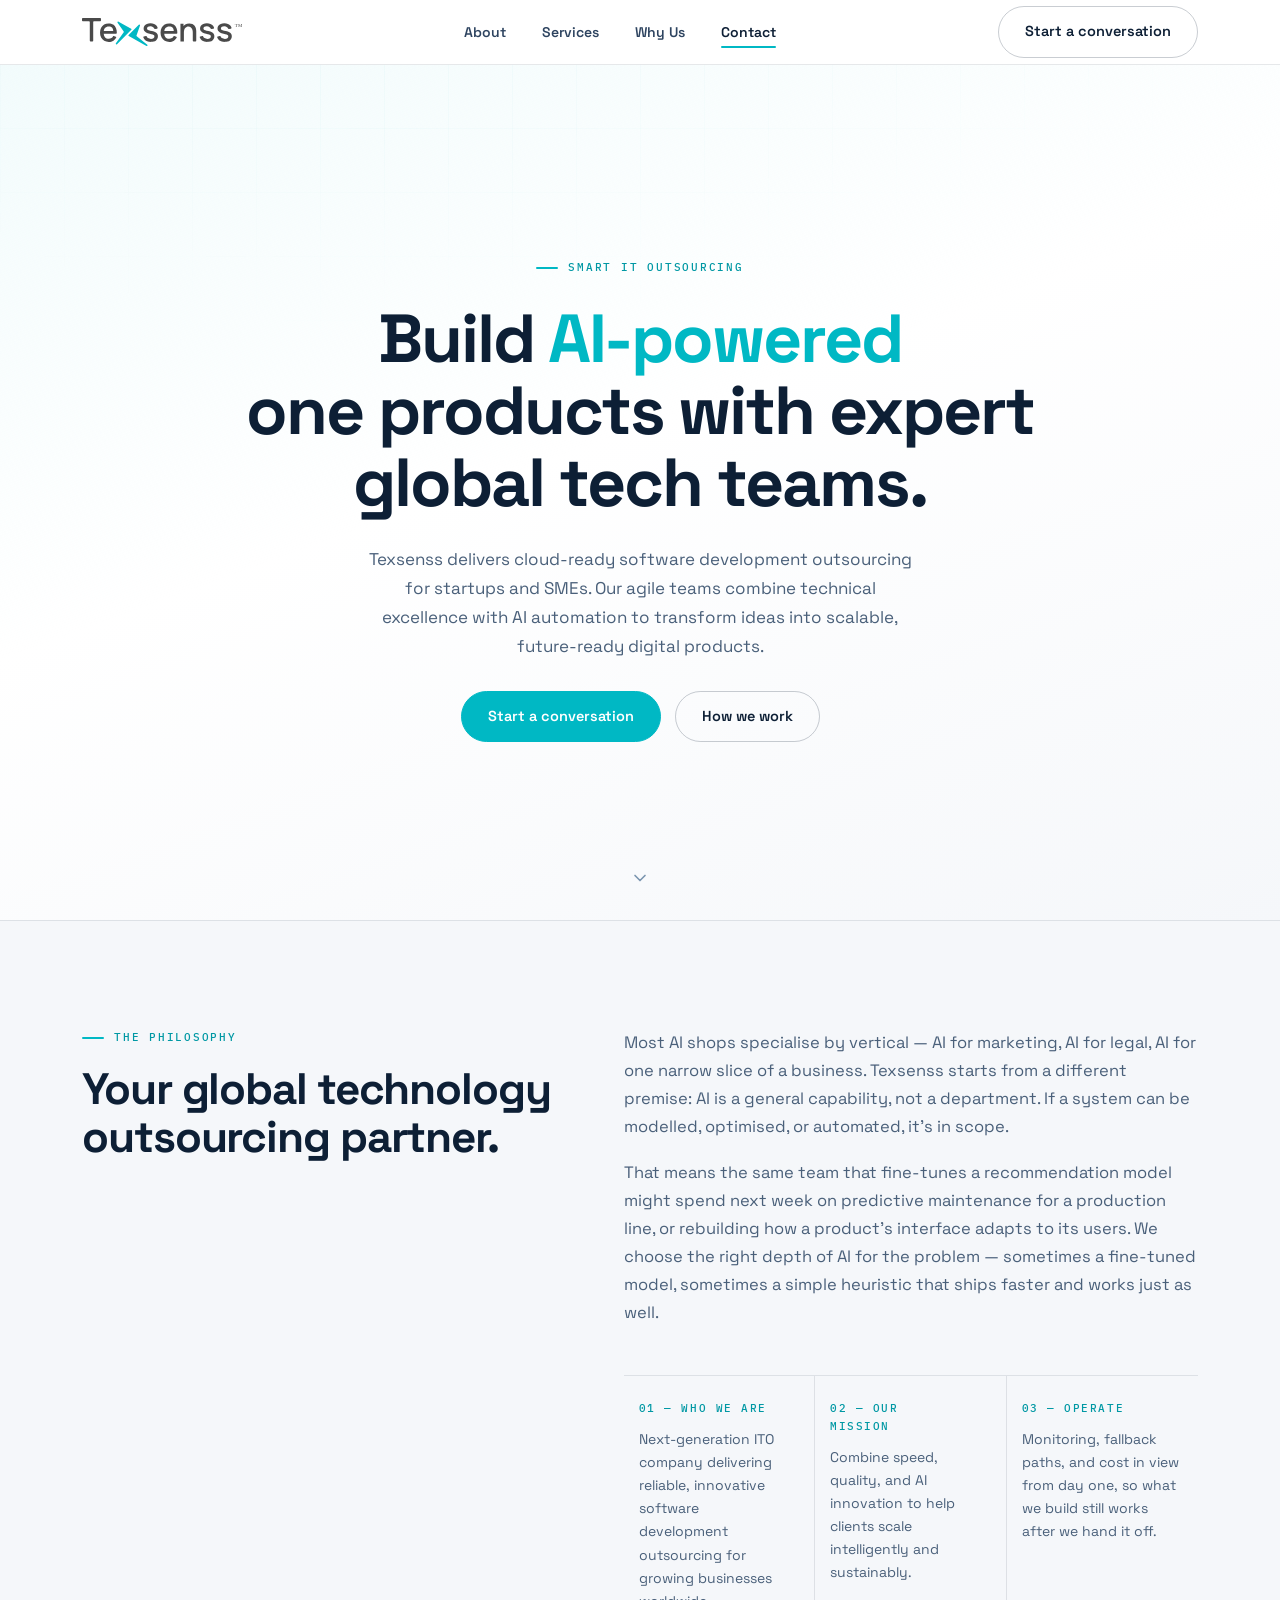
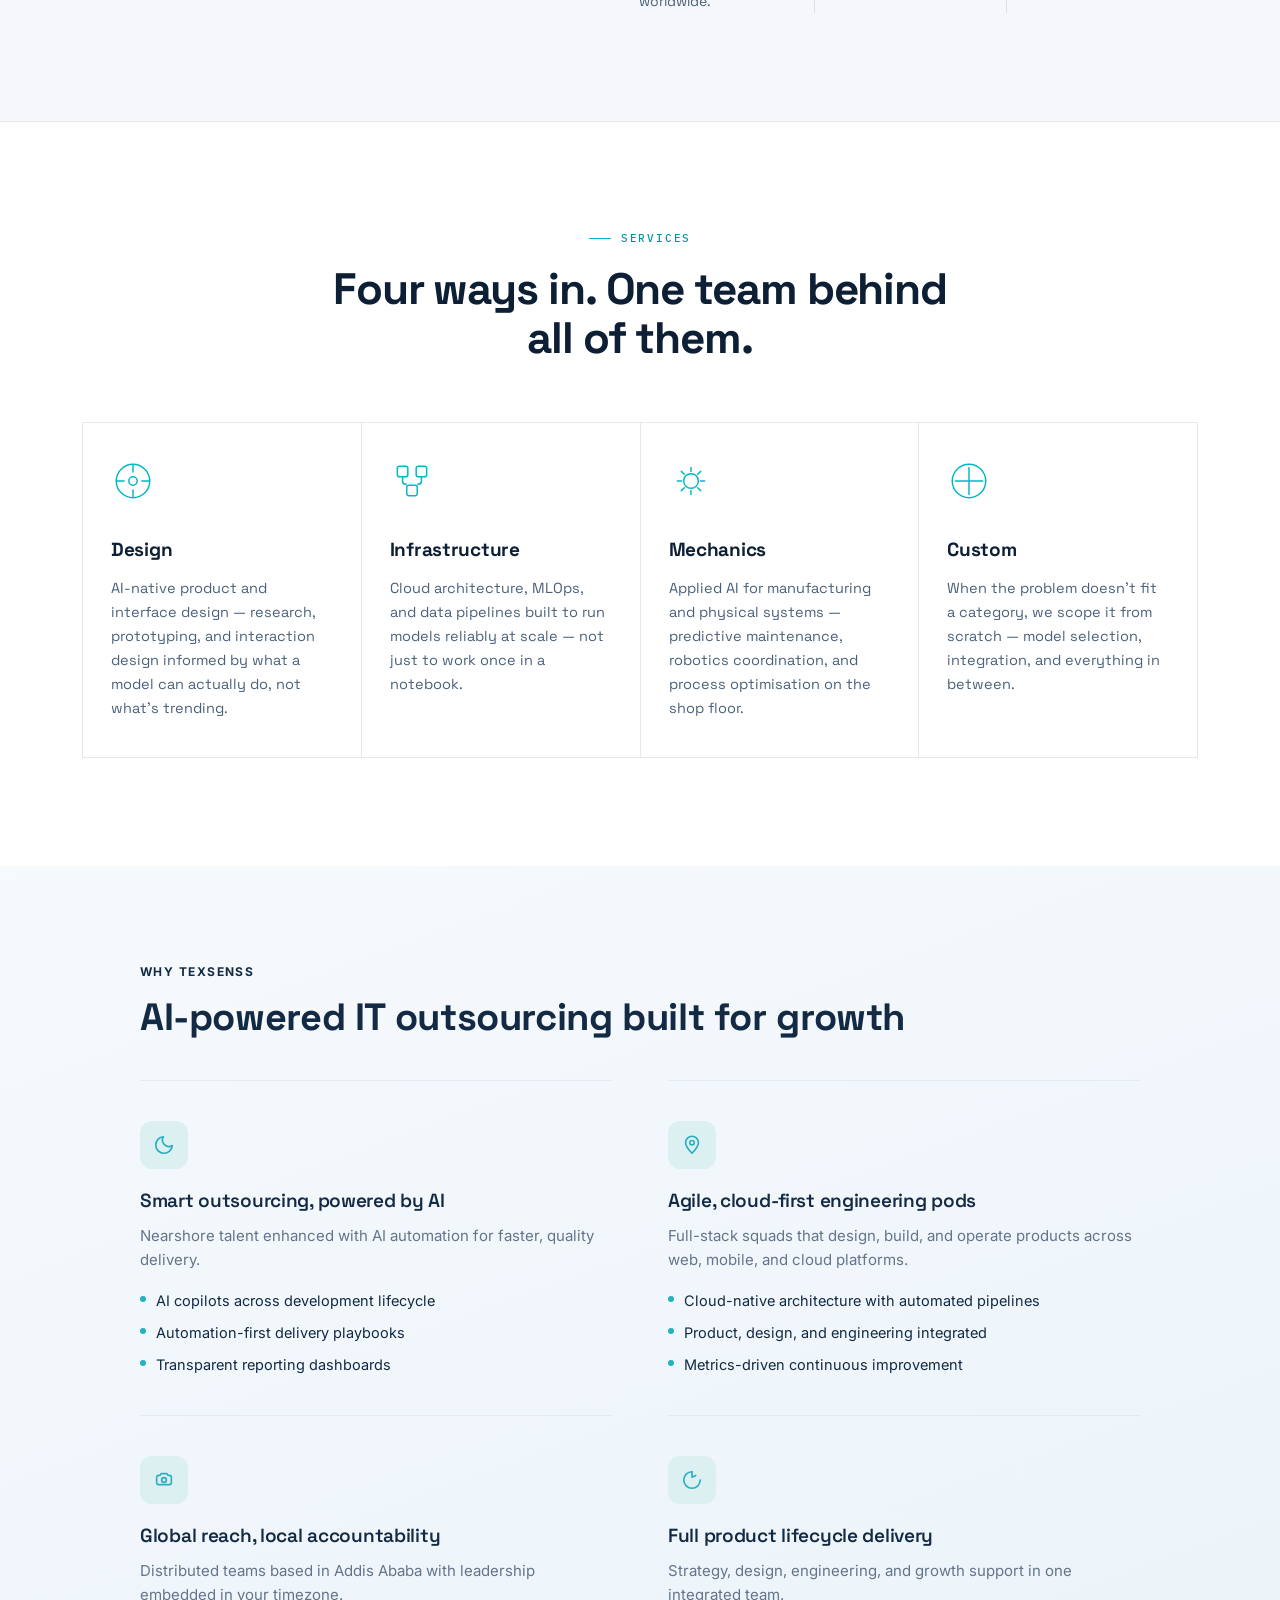
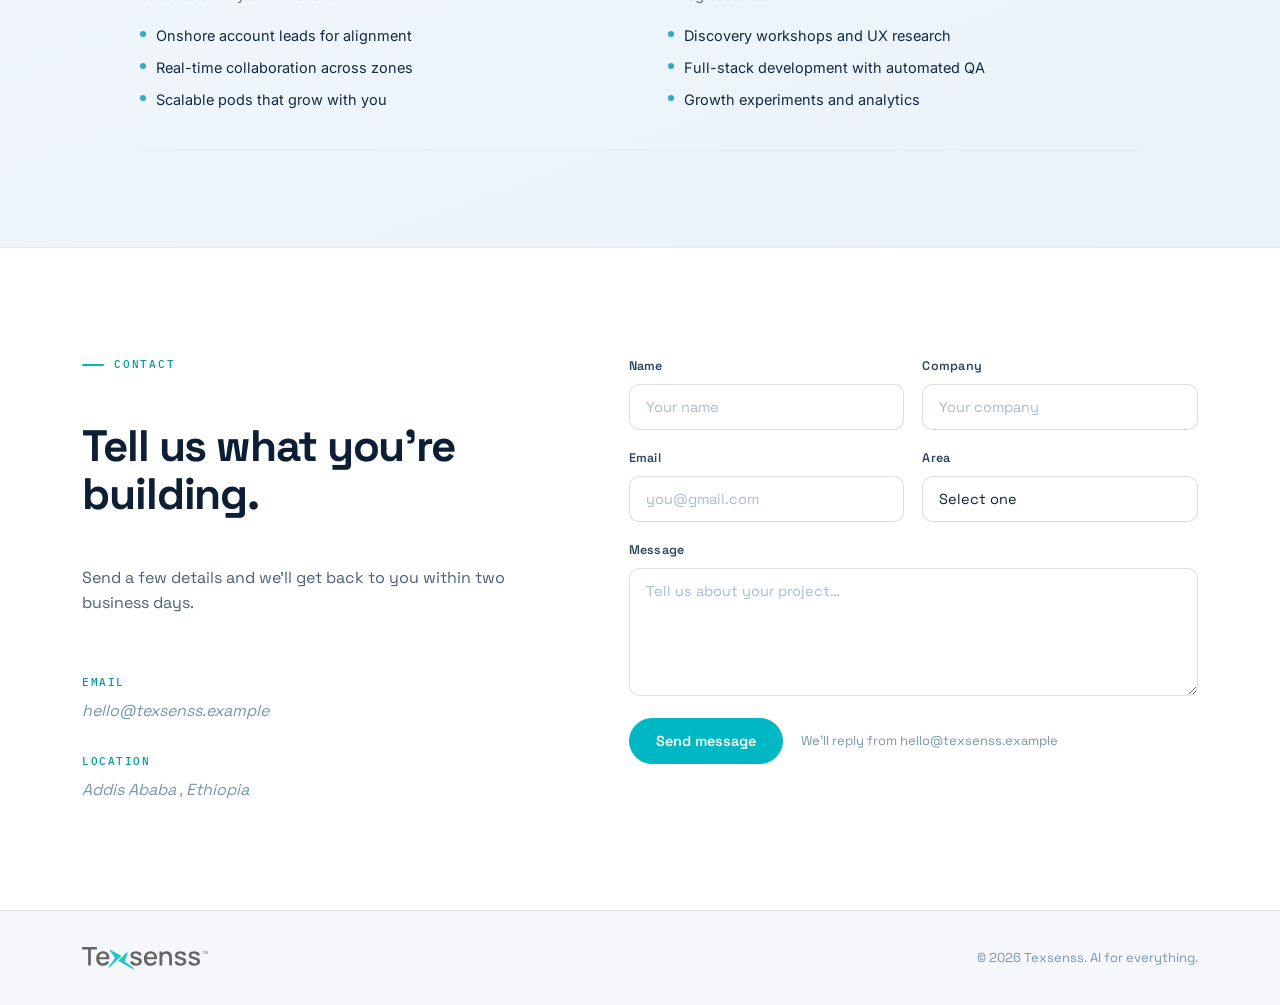
<file: index.html>
<!DOCTYPE html>
<html lang="en">

<head>
  <meta charset="UTF-8">
  <meta name="viewport" content="width=device-width, initial-scale=1.0">
  <title>Texsenss — AI for everything</title>
  <meta name="description"
    content="Texsenss is an AI consultancy applying artificial intelligence across design, infrastructure, mechanics, and everything in between.">

  <!-- Open Graph / Social sharing -->
  <meta property="og:type" content="website">
  <meta property="og:url" content="https://texsenss-web.vercel.app/">
  <meta property="og:title" content="Texsenss — AI for everything">
  <meta property="og:description" content="Texsenss is an AI consultancy applying artificial intelligence across design, infrastructure, mechanics, and everything in between.">
  <meta property="og:image" content="https://texsenss-web.vercel.app/og-image.png">
  <meta property="og:image:width" content="1200">
  <meta property="og:image:height" content="630">
  <meta property="og:image:alt" content="Texsenss wordmark on a white background">

  <!-- Twitter Card -->
  <meta name="twitter:card" content="summary_large_image">
  <meta name="twitter:title" content="Texsenss — AI for everything">
  <meta name="twitter:description" content="Texsenss is an AI consultancy applying artificial intelligence across design, infrastructure, mechanics, and everything in between.">
  <meta name="twitter:image" content="https://texsenss-web.vercel.app/og-image.png">

  <!-- Favicon from brand kit -->
  <link rel="icon" type="image/svg+xml" href="brandkit/Favicon - 32 x 32px.svg">

  <!-- Fonts: Space Grotesk (display) · Inter (body) · IBM Plex Mono (labels) -->
  <link rel="preconnect" href="https://fonts.googleapis.com">
  <link rel="preconnect" href="https://fonts.gstatic.com" crossorigin>
  <link
    href="https://fonts.googleapis.com/css2?family=IBM+Plex+Mono:wght@400;500&family=Inter:wght@400;500;600&family=Space+Grotesk:wght@400;500;600;700&display=swap"
    rel="stylesheet">
  <link rel="preconnect" href="https://fonts.googleapis.com">
  <link rel="preconnect" href="https://fonts.gstatic.com" crossorigin>
  <link href="https://fonts.googleapis.com/css2?family=Inter:wght@400;500;600;700&display=swap" rel="stylesheet">

  <style>
    .wt-why {
      --wt-bg-start: #F7FAFD;
      --wt-bg-end: #E9F2F9;
      --wt-navy: #132A44;
      --wt-slate: #64748B;
      --wt-teal: #2BAEC0;
      --wt-teal-soft: #DCF0F2;
      --wt-divider: #E3EAF0;

      background: linear-gradient(160deg, var(--wt-bg-start) 0%, var(--wt-bg-end) 100%);
      color: var(--wt-navy);
      padding: 96px 24px;
      font-family: 'Inter', -apple-system, BlinkMacSystemFont, sans-serif;
    }

    .wt-why__inner {
      max-width: 1000px;
      margin: 0 auto;
    }

    .wt-why__header {
      margin-bottom: 8px;
      opacity: 0;
      transform: translateY(14px);
      animation: wt-rise 0.6s ease forwards;
    }

    .wt-why__eyebrow {
      display: block;
      font-size: 12px;
      font-weight: 700;
      letter-spacing: 0.12em;
      text-transform: uppercase;
      color: var(--wt-navy);
      margin-bottom: 14px;
    }

    .wt-why__heading {
      font-weight: 700;
      font-size: clamp(28px, 3.4vw, 38px);
      line-height: 1.2;
      letter-spacing: -0.01em;
      margin: 0 0 40px;
      color: var(--wt-navy);
    }

    .wt-list {
      display: grid;
      grid-template-columns: repeat(2, 1fr);
      column-gap: 56px;
      border-bottom: 1px solid var(--wt-divider);
    }

    .wt-card {
      padding: 40px 0;
      border-top: 1px solid var(--wt-divider);
      opacity: 0;
      transform: translateY(14px);
    }

    .wt-card.wt-in-view {
      animation: wt-rise 0.6s ease forwards;
    }

    .wt-card__icon {
      width: 48px;
      height: 48px;
      margin-bottom: 20px;
      display: flex;
      align-items: center;
      justify-content: center;
      border-radius: 12px;
      background: var(--wt-teal-soft);
      color: var(--wt-teal);
    }

    .wt-card__icon svg {
      width: 22px;
      height: 22px;
    }

    .wt-card__title {
      font-weight: 600;
      font-size: 19px;
      line-height: 1.3;
      margin: 0 0 10px;
      color: var(--wt-navy);
    }

    .wt-card__desc {
      font-size: 15px;
      line-height: 1.6;
      color: var(--wt-slate);
      margin: 0 0 18px;
      max-width: 560px;
    }

    .wt-card__list {
      list-style: none;
      margin: 0;
      padding: 0;
      display: flex;
      flex-direction: column;
      gap: 10px;
    }

    .wt-card__list li {
      font-size: 14.5px;
      line-height: 1.5;
      color: var(--wt-navy);
      display: flex;
      align-items: flex-start;
      gap: 10px;
    }

    .wt-card__list li::before {
      content: "";
      flex: 0 0 auto;
      width: 6px;
      height: 6px;
      margin-top: 6px;
      border-radius: 50%;
      background: var(--wt-teal);
    }

    @keyframes wt-rise {
      to {
        opacity: 1;
        transform: translateY(0);
      }
    }

    @media (prefers-reduced-motion: reduce) {

      .wt-why__header,
      .wt-card {
        animation: none !important;
        opacity: 1 !important;
        transform: none !important;
      }
    }

    @media (max-width: 720px) {
      .wt-why {
        padding: 64px 20px;
      }

      .wt-list {
        grid-template-columns: 1fr;
      }

      .wt-card {
        padding: 32px 0;
      }
    }

    .wt-why a:focus-visible,
    .wt-why button:focus-visible {
      outline: 2px solid var(--wt-teal);
      outline-offset: 3px;
    }
  </style>
  <!-- Brand stylesheet -->
  <link rel="stylesheet" href="style.css">
</head>

<body>

  <div class="blueprint" aria-hidden="true"></div>

  <!-- ============ NAVIGATION ============ -->
  <header class="site">
    <nav class="nav">
      <!-- Wordmark logo from brand kit -->
      <a href="#top" class="logo" aria-label="Texsenss home">
        <img src="brandkit/texsenss-wordmark.svg" alt="Texsenss" height="28">
      </a>

      <ul class="nav-links" id="navLinks" role="list">
        <li><a href="#about">About</a></li>
        <li><a href="#services">Services</a></li>
        <li><a href="#why-us">Why Us</a></li>
        <li><a href="#contact">Contact</a></li>
      </ul>

      <div class="nav-right">
        <a href="#contact" class="btn btn-ghost">Start a conversation</a>
        <!-- Animated hamburger (3 bars → X via CSS) -->
        <button class="nav-toggle" id="navToggle" aria-label="Toggle navigation" aria-expanded="false">
          <span class="bars" aria-hidden="true">
            <span class="bar"></span>
            <span class="bar"></span>
            <span class="bar"></span>
          </span>
        </button>
      </div>
    </nav>
  </header>

  <main id="top">

    <!-- ============ HERO ============ -->
    <section class="hero">
      <div class="container hero-inner">
        <span class="eyebrow">Smart IT outsourcing</span>

        <h1 class="reveal">
          Build <span class="accent">AI-powered</span> <br> one products with expert global tech teams.<br>

        </h1>

        <p class="hero-sub reveal">
          Texsenss delivers cloud-ready software development outsourcing for startups and SMEs. Our agile teams combine
          technical excellence with AI automation to transform ideas into scalable, future-ready digital products.
        </p>

        <div class="hero-cta reveal">
          <a href="#contact" class="btn btn-primary">Start a conversation</a>
          <a href="#about" class="btn btn-ghost">How we work</a>
        </div>
      </div>

      <!-- Animated scroll cue -->
      <a href="#about" class="hero-scroll-cue" aria-label="Scroll to content">
        <svg width="20" height="20" viewBox="0 0 24 24" fill="none" aria-hidden="true">
          <path d="M6 9l6 6 6-6" stroke="currentColor" stroke-width="2" stroke-linecap="round"
            stroke-linejoin="round" />
        </svg>
      </a>
    </section>

    <!-- ============ ABOUT ============ -->
    <section class="section" id="about">
      <div class="container about-grid">
        <div class="section-head reveal" style="margin-bottom: 0;">
          <span class="eyebrow">The philosophy</span>
          <h2>Your global technology outsourcing partner.</h2>
        </div>

        <div class="about-copy reveal">
          <p>Most AI shops specialise by vertical — AI for marketing, AI for legal, AI for one narrow slice of a
            business. Texsenss starts from a different premise: AI is a general capability, not a department. If a
            system can be modelled, optimised, or automated, it's in scope.</p>
          <p>That means the same team that fine-tunes a recommendation model might spend next week on predictive
            maintenance for a production line, or rebuilding how a product's interface adapts to its users. We choose
            the right depth of AI for the problem — sometimes a fine-tuned model, sometimes a simple heuristic that
            ships faster and works just as well.</p>

          <div class="process">
            <div class="process-step reveal" style="transition-delay: 0.05s">
              <span class="step-label">01 — Who we are</span>
              <p>Next-generation ITO company delivering reliable, innovative software development outsourcing for
                growing businesses worldwide.</p>
            </div>
            <div class="process-step reveal" style="transition-delay: 0.15s">
              <span class="step-label">02 — Our mission</span>
              <p>Combine speed, quality, and AI innovation to help clients scale intelligently and sustainably.</p>
            </div>
            <div class="process-step reveal" style="transition-delay: 0.25s">
              <span class="step-label">03 — Operate</span>
              <p>Monitoring, fallback paths, and cost in view from day one, so what we build still works after we hand
                it off.</p>
            </div>
          </div>
        </div>
      </div>
    </section>

    <!-- ============ SERVICES ============ -->
    <section class="section" id="services">
      <div class="container">
        <div class="section-head center reveal">
          <span class="eyebrow">Services</span>
          <h2>Four ways in. One team behind all of them.</h2>
        </div>
      </div>
      <div class="container">
        <div class="service-grid">

          <div class="service-card reveal-scale" style="transition-delay: 0.00s">
            <svg class="service-icon" viewBox="0 0 42 42" fill="none" aria-hidden="true">
              <circle cx="21" cy="21" r="16" stroke="currentColor" stroke-width="1.4" />
              <path d="M21 5v8M21 29v8M5 21h8M29 21h8" stroke="currentColor" stroke-width="1.4" />
              <circle cx="21" cy="21" r="4" stroke="currentColor" stroke-width="1.4" />
            </svg>
            <h3>Design</h3>
            <p>AI-native product and interface design — research, prototyping, and interaction design informed by what a
              model can actually do, not what’s trending.</p>
          </div>

          <div class="service-card reveal-scale" style="transition-delay: 0.10s">
            <svg class="service-icon" viewBox="0 0 42 42" fill="none" aria-hidden="true">
              <rect x="7" y="7" width="10" height="10" rx="2" stroke="currentColor" stroke-width="1.4" />
              <rect x="25" y="7" width="10" height="10" rx="2" stroke="currentColor" stroke-width="1.4" />
              <rect x="16" y="25" width="10" height="10" rx="2" stroke="currentColor" stroke-width="1.4" />
              <path d="M12 17v4a3 3 0 0 0 3 3h1M30 17v4a3 3 0 0 1-3 3h-1" stroke="currentColor" stroke-width="1.4" />
            </svg>
            <h3>Infrastructure</h3>
            <p>Cloud architecture, MLOps, and data pipelines built to run models reliably at scale — not just to work
              once in a notebook.</p>
          </div>

          <div class="service-card reveal-scale" style="transition-delay: 0.20s">
            <svg class="service-icon" viewBox="0 0 42 42" fill="none" aria-hidden="true">
              <path
                d="M21 12v-4M21 34v-4M12 21H8M34 21h-4M14.6 14.6l-2.8-2.8M30.2 30.2l-2.8-2.8M14.6 27.4l-2.8 2.8M30.2 11.8l-2.8 2.8"
                stroke="currentColor" stroke-width="1.4" stroke-linecap="round" />
              <circle cx="21" cy="21" r="7" stroke="currentColor" stroke-width="1.4" />
            </svg>
            <h3>Mechanics</h3>
            <p>Applied AI for manufacturing and physical systems — predictive maintenance, robotics coordination, and
              process optimisation on the shop floor.</p>
          </div>

          <div class="service-card reveal-scale" style="transition-delay: 0.30s">
            <svg class="service-icon" viewBox="0 0 42 42" fill="none" aria-hidden="true">
              <path d="M21 8v26M8 21h26" stroke="currentColor" stroke-width="1.4" stroke-linecap="round" />
              <circle cx="21" cy="21" r="16" stroke="currentColor" stroke-width="1.4" />
            </svg>
            <h3>Custom</h3>
            <p>When the problem doesn’t fit a category, we scope it from scratch — model selection, integration, and
              everything in between.</p>
          </div>

        </div>
      </div>
    </section>

    <!-- =================Why us================== -->
    <!-- ============================================================
     "Why Us" Section — copy the <link>, <style>, HTML block, and
     <script> below into your page. Everything is scoped under
     .wt- classes so it won't collide with your existing CSS.
     Theme matches texsenss-web.vercel.app: light blue-white
     gradient, navy headings, teal accent.
     ============================================================ -->



    <section class="wt-why" id="why-us">
      <div class="wt-why__inner">

        <div class="wt-why__header">
          <span class="wt-why__eyebrow">Why Texsenss</span>
          <h2 class="wt-why__heading">AI-powered IT outsourcing built for growth</h2>
        </div>

        <div class="wt-list">

          <div class="wt-card" data-wt-card>
            <div class="wt-card__icon">
              <svg viewBox="0 0 24 24" fill="none" stroke="currentColor" stroke-width="1.8" stroke-linecap="round"
                stroke-linejoin="round">
                <path d="M21 12.6A9 9 0 1 1 11.4 3a7 7 0 0 0 9.6 9.6z" />
              </svg>
            </div>
            <h3 class="wt-card__title">Smart outsourcing, powered by AI</h3>
            <p class="wt-card__desc">Nearshore talent enhanced with AI automation for faster, quality delivery.</p>
            <ul class="wt-card__list">
              <li>AI copilots across development lifecycle</li>
              <li>Automation-first delivery playbooks</li>
              <li>Transparent reporting dashboards</li>
            </ul>
          </div>

          <div class="wt-card" data-wt-card>
            <div class="wt-card__icon">
              <svg viewBox="0 0 24 24" fill="none" stroke="currentColor" stroke-width="1.8" stroke-linecap="round"
                stroke-linejoin="round">
                <path d="M12 21c4.4-4.6 7-8.3 7-11.5A7 7 0 0 0 5 9.5C5 12.7 7.6 16.4 12 21z" />
                <circle cx="12" cy="9.5" r="2.4" />
              </svg>
            </div>
            <h3 class="wt-card__title">Agile, cloud-first engineering pods</h3>
            <p class="wt-card__desc">Full-stack squads that design, build, and operate products across web, mobile, and
              cloud platforms.</p>
            <ul class="wt-card__list">
              <li>Cloud-native architecture with automated pipelines</li>
              <li>Product, design, and engineering integrated</li>
              <li>Metrics-driven continuous improvement</li>
            </ul>
          </div>

          <div class="wt-card" data-wt-card>
            <div class="wt-card__icon">
              <svg viewBox="0 0 24 24" fill="none" stroke="currentColor" stroke-width="1.8" stroke-linecap="round"
                stroke-linejoin="round">
                <path d="M4 15V9a2 2 0 0 1 2-2h1.5L9 5h6l1.5 2H18a2 2 0 0 1 2 2v6a2 2 0 0 1-2 2H6a2 2 0 0 1-2-2z" />
                <circle cx="12" cy="12" r="2.6" />
              </svg>
            </div>
            <h3 class="wt-card__title">Global reach, local accountability</h3>
            <p class="wt-card__desc">Distributed teams based in Addis Ababa with leadership embedded in your timezone.
            </p>
            <ul class="wt-card__list">
              <li>Onshore account leads for alignment</li>
              <li>Real-time collaboration across zones</li>
              <li>Scalable pods that grow with you</li>
            </ul>
          </div>

          <div class="wt-card" data-wt-card>
            <div class="wt-card__icon">
              <svg viewBox="0 0 24 24" fill="none" stroke="currentColor" stroke-width="1.8" stroke-linecap="round"
                stroke-linejoin="round">
                <path d="M12 3a9 9 0 1 0 9 9" />
                <path d="M12 3v6l4-2" />
              </svg>
            </div>
            <h3 class="wt-card__title">Full product lifecycle delivery</h3>
            <p class="wt-card__desc">Strategy, design, engineering, and growth support in one integrated team.</p>
            <ul class="wt-card__list">
              <li>Discovery workshops and UX research</li>
              <li>Full-stack development with automated QA</li>
              <li>Growth experiments and analytics</li>
            </ul>
          </div>

        </div>
      </div>
    </section>

    <!-- ============ CONTACT ============ -->
    <section class="section" id="contact">
      <div class="container contact-grid">

        <div class="contact-info reveal">
          <span class="eyebrow">Contact</span>
          <h2 style="margin-top: 18px;">Tell us what you're building.</h2>
          <p style="margin-top: 16px; font-size: 16px;">Send a few details and we'll get back to you within two business
            days.</p>

          <div class="info-block" style="margin-top: 28px;">
            <span class="label">Email</span>
            <span class="value placeholder">hello@texsenss.example</span>
          </div>
          <div class="info-block">
            <span class="label">Location</span>
            <span class="value placeholder">Addis Ababa , Ethiopia</span>
          </div>
        </div>

        <div class="reveal">
          <!--
            Form is UI-only for now.
            Wire up by replacing the JS handler in main.js with a real fetch() call.
            e.g. Formspree, email API, or CRM webhook.
          -->
          <form class="contact-form" id="contactForm" novalidate>
            <div class="form-row">
              <div class="field">
                <label for="name">Name</label>
                <input type="text" id="name" name="name" autocomplete="name" required placeholder="Your name">
              </div>
              <div class="field">
                <label for="company">Company</label>
                <input type="text" id="company" name="company" autocomplete="organization" placeholder="Your company">
              </div>
            </div>
            <div class="form-row">
              <div class="field">
                <label for="email">Email</label>
                <input type="email" id="email" name="email" autocomplete="email" required placeholder="you@gmail.com">
              </div>
              <div class="field">
                <label for="area">Area</label>
                <select id="area" name="area" required>
                  <option value="">Select one</option>
                  <option value="design">Design</option>
                  <option value="infrastructure">Infrastructure</option>
                  <option value="mechanics">Mechanics</option>
                  <option value="other">Other</option>
                </select>
              </div>
            </div>
            <div class="field">
              <label for="message">Message</label>
              <textarea id="message" name="message" required placeholder="Tell us about your project…"></textarea>
            </div>
            <div class="form-foot">
              <button type="submit" class="btn btn-primary" id="submitBtn">Send message</button>
              <span class="form-note">We'll reply from hello@texsenss.example</span>
            </div>
            <div class="form-success" id="formSuccess" role="status">
              <svg width="18" height="18" viewBox="0 0 18 18" fill="none" aria-hidden="true">
                <circle cx="9" cy="9" r="8" stroke="currentColor" stroke-width="1.4" />
                <path d="M5.5 9.2l2.2 2.2 4.8-4.8" stroke="currentColor" stroke-width="1.4" stroke-linecap="round"
                  stroke-linejoin="round" />
              </svg>
              Thanks — your message is queued. We'll be in touch shortly.
            </div>
          </form>
        </div>

      </div>
    </section>

  </main>

  <!-- ============ FOOTER ============ -->
  <footer class="site">
    <div class="container footer-inner">
      <img src="brandkit/texsenss-wordmark.svg" alt="Texsenss" height="22">
      <span class="footer-copy">© 2026 Texsenss. AI for everything.</span>
    </div>
  </footer>

  <!-- Main JS (deferred so it runs after DOM is ready) -->
  <script src="main.js" defer></script>

</body>

</html>
</file>
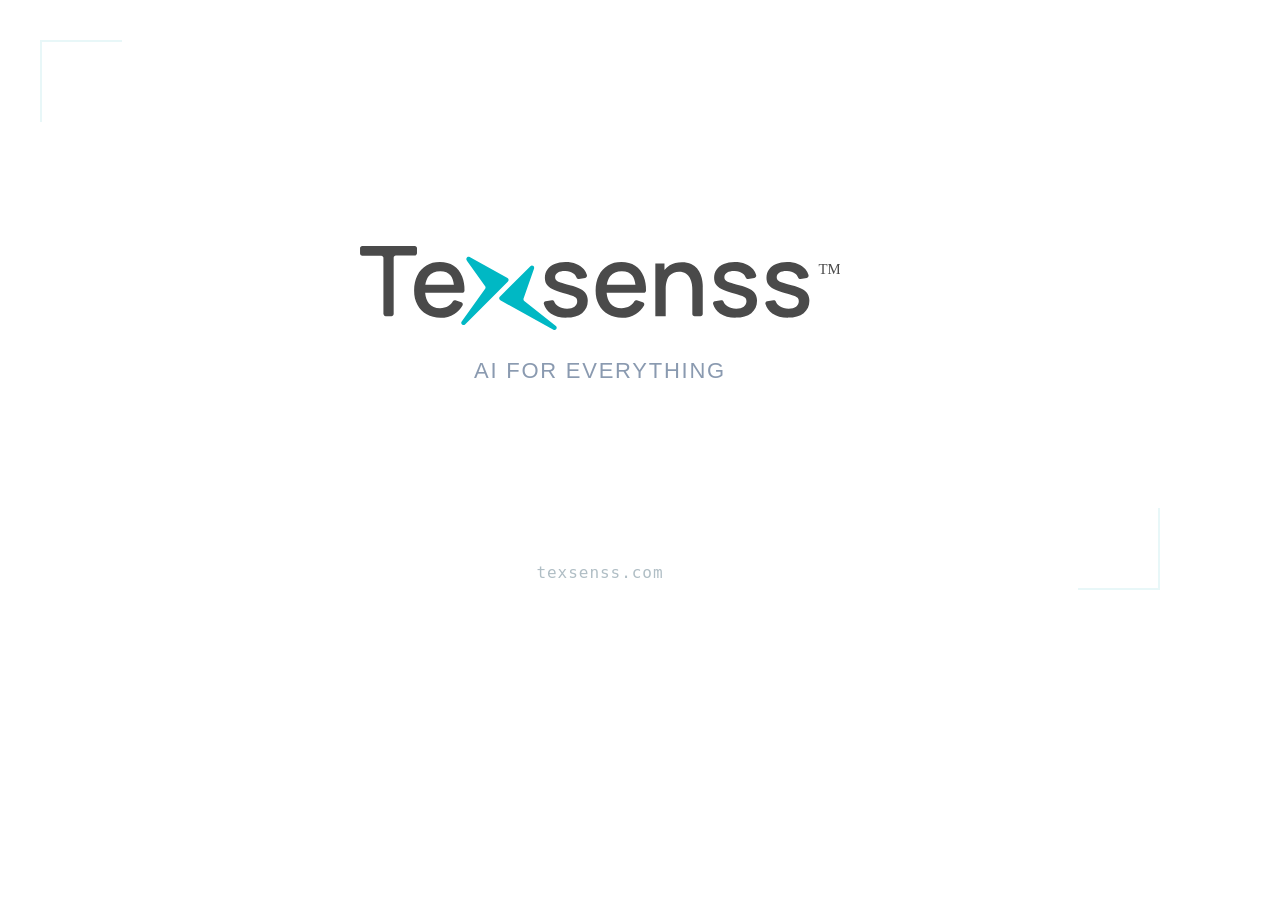
<file: og-image.html>
<!DOCTYPE html>
<html lang="en">
<head>
  <meta charset="UTF-8">
  <meta name="viewport" content="width=device-width, initial-scale=1.0">
  <title>Texsenss — Open Graph Image</title>
  <style>
    * {
      margin: 0;
      padding: 0;
      box-sizing: border-box;
    }

    html, body {
      width: 1200px;
      height: 630px;
      overflow: hidden;
    }

    body {
      background: #ffffff;
      display: flex;
      align-items: center;
      justify-content: center;
      font-family: 'Manrope', sans-serif;
    }

    .og-card {
      width: 1200px;
      height: 630px;
      background: #ffffff;
      display: flex;
      flex-direction: column;
      align-items: center;
      justify-content: center;
      position: relative;
    }

    /* Subtle corner accents */
    .og-card::before,
    .og-card::after {
      content: '';
      position: absolute;
      width: 80px;
      height: 80px;
      border-color: #e8f7f8;
      border-style: solid;
    }

    .og-card::before {
      top: 40px;
      left: 40px;
      border-width: 2px 0 0 2px;
    }

    .og-card::after {
      bottom: 40px;
      right: 40px;
      border-width: 0 2px 2px 0;
    }

    .wordmark-wrap {
      display: flex;
      align-items: center;
      justify-content: center;
    }

    .wordmark-wrap svg {
      width: 480px;
      height: auto;
    }

    .tagline {
      margin-top: 28px;
      font-size: 22px;
      color: #8a9ab0;
      letter-spacing: 0.08em;
      text-transform: uppercase;
      font-family: 'Inter', -apple-system, sans-serif;
      font-weight: 400;
    }

    .domain {
      position: absolute;
      bottom: 48px;
      left: 50%;
      transform: translateX(-50%);
      font-size: 16px;
      color: #b0bec5;
      letter-spacing: 0.06em;
      font-family: 'IBM Plex Mono', monospace;
    }
  </style>
</head>
<body>
  <div class="og-card">
    <!-- Wordmark -->
    <div class="wordmark-wrap">
      <!-- Inline SVG from brandkit/texsenss-wordmark.svg -->
      <svg id="Layer_1" data-name="Layer 1" xmlns="http://www.w3.org/2000/svg" viewBox="0 0 89.92 15.73">
        <defs>
          <style>
            .cls-1, .cls-2 {
              fill: #4a4a4a;
            }
            .cls-3 {
              fill: #00b8c4;
            }
            .cls-2 {
              font-family: Manrope-Medium, Manrope;
              font-size: 2.78px;
              font-variation-settings: 'wght' 500;
              font-weight: 500;
            }
          </style>
        </defs>
        <g>
          <path class="cls-1" d="M4.38,12.76V2.22c0-.23-.19-.41-.41-.41H.41c-.23,0-.41-.19-.41-.41V.41c0-.23.19-.41.41-.41h9.85c.23,0,.41.19.41.41v.97c0,.23-.19.41-.41.41h-3.55c-.23,0-.41.19-.41.41v10.54c0,.23-.19.41-.41.41h-1.08c-.23,0-.41-.19-.41-.41Z"/>
          <path class="cls-1" d="M19.15,8.78c.22,0,.41-.18.42-.4.02-1.02-.13-1.9-.44-2.67-.35-.86-.88-1.52-1.59-1.99-.71-.47-1.56-.7-2.57-.7s-1.81.22-2.53.65c-.73.44-1.29,1.05-1.7,1.84-.4.79-.61,1.73-.61,2.81,0,1.02.2,1.91.62,2.69.41.77.99,1.37,1.73,1.8s1.6.65,2.59.65,1.83-.24,2.61-.73c.64-.4,1.14-.92,1.52-1.59.13-.23.02-.53-.23-.61l-1.1-.35c-.18-.06-.37.03-.47.19-.23.36-.51.66-.86.88-.44.27-.96.4-1.55.4-.91,0-1.6-.3-2.09-.89-.4-.49-.63-1.15-.7-1.98h6.96ZM12.23,7.28c.09-.69.32-1.24.65-1.66.48-.61,1.2-.91,2.16-.91.86,0,1.51.28,1.93.82.32.41.52,1,.61,1.75h-5.35Z"/>
          <path class="cls-1" d="M38.66,13.44c-1.2,0-2.18-.27-2.94-.8-.63-.44-1.06-1.03-1.28-1.77-.07-.24.08-.5.34-.54l1.16-.18c.19-.03.37.07.44.24.15.37.4.68.75.91.44.3.99.44,1.65.44.6,0,1.07-.12,1.4-.37.34-.24.51-.58.51-1.01,0-.25-.06-.45-.18-.61-.12-.16-.37-.3-.75-.44-.38-.14-.95-.31-1.73-.52-.85-.22-1.52-.46-2.02-.71-.5-.25-.85-.55-1.06-.89-.21-.34-.32-.75-.32-1.23,0-.6.16-1.12.48-1.56.32-.45.76-.79,1.34-1.03.58-.24,1.25-.37,2.03-.37s1.43.12,2.02.36c.59.24,1.07.58,1.44,1.01.27.32.46.68.57,1.08.07.24-.08.48-.33.53l-1.16.21c-.2.04-.4-.08-.46-.28-.11-.32-.3-.58-.59-.78-.38-.27-.87-.42-1.47-.45-.58-.02-1.05.07-1.41.29-.36.22-.54.51-.54.89,0,.22.07.41.21.56.14.15.4.3.8.44.4.14.98.31,1.76.5.83.21,1.49.45,1.98.71.49.26.84.57,1.05.92.21.36.32.79.32,1.29,0,.98-.36,1.74-1.07,2.3-.71.56-1.69.83-2.94.83Z"/>
          <path class="cls-1" d="M53.16,8.78c.22,0,.41-.18.42-.4.02-1.02-.13-1.9-.44-2.67-.35-.86-.88-1.52-1.59-1.99-.71-.47-1.56-.7-2.57-.7s-1.81.22-2.53.65c-.73.44-1.29,1.05-1.7,1.84-.4.79-.61,1.73-.61,2.81,0,1.02.2,1.91.62,2.69.41.77.99,1.37,1.73,1.8s1.6.65,2.59.65,1.82-.24,2.61-.73c.64-.4,1.14-.92,1.52-1.59.13-.23.02-.53-.24-.61l-1.1-.35c-.18-.06-.37.03-.47.19-.23.36-.51.66-.86.88-.44.27-.96.4-1.55.4-.91,0-1.6-.3-2.09-.89-.4-.49-.63-1.15-.7-1.98h6.96ZM46.24,7.28c.1-.69.32-1.24.66-1.66.48-.61,1.2-.91,2.16-.91.86,0,1.51.28,1.93.82.32.41.52,1,.61,1.75h-5.36Z"/>
          <path class="cls-1" d="M64.21,7.69v5.07c0,.23-.18.42-.42.42h-1.11c-.22,0-.42-.18-.42-.42v-4.44c0-.39-.03-.78-.09-1.19-.07-.4-.18-.79-.37-1.13-.18-.35-.43-.63-.76-.84-.32-.21-.75-.32-1.27-.32-.34,0-.67.05-.97.16-.3.11-.57.3-.8.55-.22.25-.41.58-.53.99-.13.41-.2.9-.2,1.49v5.14h-1.94V3.29h1.71v1.2c.27-.36.6-.65.99-.89.63-.38,1.39-.57,2.28-.57.69,0,1.26.11,1.72.33s.84.51,1.13.86c.29.36.51.75.67,1.17.15.42.26.83.31,1.23s.08.76.08,1.06Z"/>
          <path class="cls-1" d="M70.37,13.44c-1.2,0-2.18-.27-2.94-.8-.63-.44-1.06-1.03-1.28-1.77-.07-.24.08-.5.34-.54l1.16-.18c.19-.03.37.07.44.24.15.37.4.68.75.91.44.3.99.44,1.65.44.6,0,1.07-.12,1.4-.37s.51-.58.51-1.01c0-.25-.06-.45-.18-.61-.12-.16-.37-.3-.75-.44-.38-.14-.96-.31-1.73-.52-.85-.22-1.52-.46-2.02-.71-.5-.25-.85-.55-1.06-.89-.21-.34-.32-.75-.32-1.23,0-.6.16-1.12.48-1.56.32-.45.76-.79,1.34-1.03.58-.24,1.25-.37,2.03-.37s1.43.12,2.02.36c.59.24,1.07.58,1.44,1.01.27.32.46.68.57,1.08.07.24-.08.48-.33.53l-1.16.21c-.2.04-.4-.08-.46-.28-.11-.32-.3-.58-.59-.78-.38-.27-.87-.42-1.47-.45-.58-.02-1.05.07-1.41.29-.36.22-.54.51-.54.89,0,.22.07.41.21.56s.4.3.8.44c.4.14.98.31,1.76.5.83.21,1.49.45,1.98.71s.84.57,1.05.92c.21.36.32.79.32,1.29,0,.98-.36,1.74-1.07,2.3s-1.69.83-2.94.83Z"/>
          <path class="cls-1" d="M80.18,13.44c-1.2,0-2.18-.27-2.94-.8-.63-.44-1.06-1.03-1.28-1.77-.07-.24.08-.5.34-.54l1.16-.18c.19-.03.37.07.44.24.15.37.4.68.75.91.44.3.99.44,1.65.44.6,0,1.07-.12,1.4-.37s.51-.58.51-1.01c0-.25-.06-.45-.18-.61-.12-.16-.37-.3-.75-.44-.38-.14-.95-.31-1.73-.52-.85-.22-1.52-.46-2.02-.71-.5-.25-.85-.55-1.06-.89-.21-.34-.32-.75-.32-1.23,0-.6.16-1.12.48-1.56.32-.45.76-.79,1.34-1.03.58-.24,1.25-.37,2.03-.37s1.43.12,2.02.36c.59.24,1.07.58,1.44,1.01.27.32.46.68.57,1.08.07.24-.08.48-.33.53l-1.16.21c-.2.04-.4-.08-.46-.28-.11-.32-.3-.58-.59-.78-.38-.27-.87-.42-1.47-.45-.58-.02-1.05.07-1.41.29-.36.22-.54.51-.54.89,0,.22.07.41.21.56.14.15.4.3.8.44.4.14.98.31,1.76.5.83.21,1.49.45,1.98.71s.84.57,1.05.92c.21.36.32.79.32,1.29,0,.98-.36,1.74-1.07,2.3-.71.56-1.69.83-2.94.83Z"/>
          <!-- Teal icon mark -->
          <path class="cls-3" d="M19.99,2.7l3.45,4.84c.1.14.1.34,0,.48l-4.39,6.14c-.3.41.27.9.63.53l8.04-8.04c.2-.2.15-.52-.09-.66l-7.09-3.91c-.39-.21-.79.24-.54.6Z"/>
          <path class="cls-3" d="M32.61,4.23l-1.97,5.6c-.06.17,0,.35.13.46l5.92,4.69c.4.32-.01.94-.46.69l-9.95-5.5c-.24-.13-.29-.46-.09-.66l5.73-5.72c.31-.31.83.02.68.43Z"/>
        </g>
        <text class="cls-2" transform="translate(85.91 5.3)"><tspan x="0" y="0">TM</tspan></text>
      </svg>
    </div>

    <p class="tagline">AI for everything</p>
    <span class="domain">texsenss.com</span>
  </div>
</body>
</html>
</file>
<file: style.css>
/* ============================================================
   TEXSENSS — style.css
   Theme: LIGHT — white base, Rich Navy text, Pacific Blue accents
   Brand palette from texsenss-website.vercel.app reference
   ============================================================ */

/* ============ TOKENS ============ */
:root {
  /* Page background & surfaces */
  --bg-base:     #ffffff;
  --bg-subtle:   #f5f7fa;
  --bg-muted:    #eef1f5;
  --bg-card:     #ffffff;

  /* Rich Navy text scale */
  --text-primary:   #0d1f35;
  --text-secondary: #2e4460;
  --text-body:      #4a607a;
  --text-muted:     #7a95af;
  --text-faint:     #a8bccf;

  /* Pacific Blue — brand primary */
  --brand:       #00b8c4;
  --brand-dark:  #0098a4;
  --brand-light: #e0f7f9;
  --brand-glow:  rgba(0, 184, 196, 0.18);

  /* Borders */
  --border:        rgba(13, 31, 53, 0.10);
  --border-mid:    rgba(13, 31, 53, 0.15);
  --border-strong: rgba(13, 31, 53, 0.22);

  /* Utility */
  --radius: 14px;
  --container: 1180px;
  --ease: cubic-bezier(0.22, 0.61, 0.36, 1);
  --ease-spring: cubic-bezier(0.34, 1.56, 0.64, 1);
  --nav-h: 64px;
}

/* ============ RESET & BASE ============ */
*, *::before, *::after { box-sizing: border-box; }

html {
  scroll-behavior: smooth;
  scroll-padding-top: var(--nav-h);
}
@media (prefers-reduced-motion: reduce) {
  html { scroll-behavior: auto; }
}

body {
  margin: 0;
  background: var(--bg-base);
  color: var(--text-primary);
  font-family: 'Space Grotesk', 'Inter', system-ui, sans-serif;
  font-weight: 400;
  line-height: 1.6;
  -webkit-font-smoothing: antialiased;
}

img { max-width: 100%; display: block; }
a   { color: inherit; text-decoration: none; }

/* ============ LAYOUT ============ */
.container {
  max-width: var(--container);
  margin: 0 auto;
  padding: 0 32px;
}

/* ============ BLUEPRINT GRID — light version ============ */
.blueprint {
  position: fixed;
  inset: 0;
  z-index: 0;
  pointer-events: none;
  background-image:               
    linear-gradient(rgba(0, 184, 196, 0.055) 1px, transparent 1px),
    linear-gradient(90deg, rgba(0, 184, 196, 0.055) 1px, transparent 1px);
  background-size: 64px 64px;
  -webkit-mask-image: radial-gradient(ellipse 90% 60% at 50% 0%, black 30%, transparent 75%);
          mask-image: radial-gradient(ellipse 90% 60% at 50% 0%, black 30%, transparent 75%);
  opacity: 0.7;
  will-change: transform;
}

/* Scroll progress indicator */
.scroll-progress {
  position: fixed;
  top: 0;
  left: 0;
  height: 3px;
  background: var(--brand);
  z-index: 1000;
  width: 0%;
  box-shadow: 0 0 8px var(--brand);
  will-change: width;
}

/* ============ TYPOGRAPHY ============ */
.eyebrow {
  font-family: 'IBM Plex Mono', monospace;
  font-size: 11px;
  font-weight: 500;
  letter-spacing: 0.16em;
  text-transform: uppercase;
  color: var(--brand-dark);
  display: inline-flex;
  align-items: center;
  gap: 10px;
}
.eyebrow::before {
  content: "";
  width: 22px;
  height: 1.5px;
  background: var(--brand);
  display: inline-block;
  flex-shrink: 0;
  border-radius: 2px;
}

h1, h2, h3 {
  font-family: 'Space Grotesk', system-ui, sans-serif;
  font-weight: 700;
  letter-spacing: -0.025em;
  margin: 0;
  color: var(--text-primary);
}
h2 { font-size: clamp(28px, 4vw, 44px); line-height: 1.10; }
h3 { font-size: 19px; letter-spacing: -0.015em; }

p { margin: 0; color: var(--text-body); }

/* ============ BUTTONS ============ */
.btn {
  display: inline-flex;
  align-items: center;
  gap: 9px;
  padding: 13px 26px;
  border-radius: 999px;
  font-family: inherit;
  font-weight: 600;
  font-size: 14.5px;
  cursor: pointer;
  border: 1.5px solid transparent;
  transition:
    transform 0.3s var(--ease),
    background 0.25s var(--ease),
    border-color 0.25s,
    box-shadow 0.3s var(--ease),
    color 0.2s;
}
.btn:focus-visible {
  outline: 2px solid var(--brand);
  outline-offset: 3px;
}

.btn-primary {
  background: var(--brand);
  color: #ffffff;
  border-color: var(--brand);
}
.btn-primary:hover {
  background: var(--brand-dark);
  border-color: var(--brand-dark);
  box-shadow: 0 4px 20px var(--brand-glow);
  transform: translateY(-2px);
}
.btn-primary:active { transform: translateY(0); }

.btn-ghost {
  background: transparent;
  color: var(--text-primary);
  border-color: var(--border-strong);
}
.btn-ghost:hover {
  border-color: var(--brand);
  color: var(--brand-dark);
  background: var(--brand-light);
}

/* ============ NAVIGATION ============ */
header.site {
  position: sticky;
  top: 0;
  z-index: 100;
  background: rgba(255, 255, 255, 0.88);
  backdrop-filter: blur(14px);
  -webkit-backdrop-filter: blur(14px);
  border-bottom: 1px solid var(--border);
  transition: background 0.3s, border-color 0.3s, box-shadow 0.3s;
}
header.site.scrolled {
  background: rgba(255, 255, 255, 0.97);
  border-color: var(--border-mid);
  box-shadow: 0 1px 20px rgba(13, 31, 53, 0.06);
}

.nav {
  display: flex;
  align-items: center;
  justify-content: space-between;
  height: var(--nav-h);
  padding: 0 32px;
  max-width: var(--container);
  margin: 0 auto;
}

.logo { display: flex; align-items: center; }
.logo img {
  height: 28px;
  width: auto;
  transition: opacity 0.2s;
}
.logo:hover img { opacity: 0.75; }

.nav-links {
  display: flex;
  align-items: center;
  gap: 36px;
  list-style: none;
  margin: 0;
  padding: 0;
}
.nav-links a {
  font-size: 14px;
  font-weight: 600;
  color: var(--text-secondary);
  position: relative;
  padding: 4px 0;
  transition: color 0.2s;
}
.nav-links a:hover { color: var(--text-primary); }
.nav-links a::after {
  content: "";
  position: absolute;
  left: 0; right: 0; bottom: -3px;
  height: 2px;
  background: var(--brand);
  transform: scaleX(0);
  transform-origin: left center;
  transition: transform 0.28s var(--ease);
  border-radius: 2px;
}
.nav-links a:hover::after,
.nav-links a.active::after { transform: scaleX(1); }
.nav-links a.active { color: var(--text-primary); }

.nav-right {
  display: flex;
  align-items: center;
  gap: 18px;
}

.nav-toggle {
  display: none;
  background: none;
  border: 1.5px solid var(--border-strong);
  border-radius: 8px;
  width: 40px; height: 40px;
  color: var(--text-primary);
  cursor: pointer;
  align-items: center;
  justify-content: center;
  transition: background 0.2s, border-color 0.2s;
  flex-shrink: 0;
}
.nav-toggle:hover {
  background: var(--brand-light);
  border-color: var(--brand);
  color: var(--brand-dark);
}

.nav-toggle .bar {
  display: block;
  width: 18px;
  height: 1.5px;
  background: currentColor;
  border-radius: 2px;
  transition: transform 0.35s var(--ease), opacity 0.25s;
  transform-origin: center;
}
.nav-toggle .bars {
  display: flex;
  flex-direction: column;
  gap: 4.5px;
  pointer-events: none;
}
.nav-toggle[aria-expanded="true"] .bar:nth-child(1) { transform: translateY(6px) rotate(45deg); }
.nav-toggle[aria-expanded="true"] .bar:nth-child(2) { opacity: 0; transform: scaleX(0); }
.nav-toggle[aria-expanded="true"] .bar:nth-child(3) { transform: translateY(-6px) rotate(-45deg); }

/* ============ MOBILE DROPDOWN ============ */
@media (max-width: 720px) {
  .nav-links {
    position: absolute;
    top: 100%; left: 0; right: 0;
    background: #ffffff;
    border-bottom: 1px solid var(--border-mid);
    flex-direction: column;
    align-items: flex-start;
    padding: 0 32px;
    gap: 0;
    overflow: hidden;
    max-height: 0;
    opacity: 0;
    transform: translateY(-8px);
    transition:
      max-height 0.42s var(--ease),
      opacity 0.32s var(--ease),
      transform 0.32s var(--ease),
      padding 0.32s var(--ease);
    pointer-events: none;
    box-shadow: 0 8px 24px rgba(13, 31, 53, 0.07);
  }
  .nav-links.open {
    max-height: 320px;
    opacity: 1;
    transform: translateY(0);
    padding: 20px 32px 28px;
    pointer-events: auto;
  }
  .nav-links li {
    width: 100%;
    opacity: 0;
    transform: translateX(-10px);
    transition: opacity 0.28s var(--ease), transform 0.28s var(--ease);
  }
  .nav-links.open li { opacity: 1; transform: translateX(0); }
  .nav-links.open li:nth-child(1) { transition-delay: 0.05s; }
  .nav-links.open li:nth-child(2) { transition-delay: 0.10s; }
  .nav-links.open li:nth-child(3) { transition-delay: 0.15s; }
  .nav-links.open li:nth-child(4) { transition-delay: 0.20s; }
  .nav-links a { display: block; padding: 10px 0; font-size: 16px; color: var(--text-primary); }
  .nav-links a::after { bottom: 0; }
  .nav-toggle { display: inline-flex; }
  .nav-right .btn-ghost { display: none; }
}

/* ============ HERO ============ */
.hero {
  padding: 0;
  display: flex;
  align-items: center;
  height: 95vh;
  justify-content: center;
  position: relative;
  overflow: hidden;
  background: linear-gradient(
    160deg,
    rgba(0, 184, 196, 0.05) 0%,
    var(--bg-base) 45%,
    var(--bg-subtle) 100%
  );
}

.hero-inner {
  display: flex;
  flex-direction: column;
  align-items: center;
  text-align: center;
  gap: 26px;
  position: relative;
  z-index: 1;
  padding: 88px 0 72px;
}

.hero h1 {
  font-size: clamp(38px, 5.5vw, 68px);
  max-width: 920px;
  line-height: 1.06;
  letter-spacing: -0.03em;
  color: var(--text-primary);
}
.hero h1 .accent {
  color: var(--brand);
  position: relative;
}

.hero-sub {
  max-width: 560px;
  font-size: 17px;
  color: var(--text-body);
  line-height: 1.7;
}

.hero-cta {
  display: flex;
  gap: 14px;
  flex-wrap: wrap;
  justify-content: center;
  margin-top: 4px;
}

/* Scroll cue arrow at bottom of hero */
.hero-scroll-cue {
  position: absolute;
  bottom: 32px;
  left: 50%;
  transform: translateX(-50%);
  display: flex;
  flex-direction: column;
  align-items: center;
  gap: 6px;
  color: var(--text-muted);
  font-size: 11px;
  font-family: 'IBM Plex Mono', monospace;
  letter-spacing: 0.1em;
  text-transform: uppercase;
  text-decoration: none;
  transition: color 0.2s, opacity 0.3s var(--ease);
  animation: cue-bounce 2.2s ease-in-out infinite;
}
.hero-scroll-cue:hover { color: var(--brand); }
@keyframes cue-bounce {
  0%, 100% { transform: translateX(-50%) translateY(0); }
  50%       { transform: translateX(-50%) translateY(5px); }
}
@media (prefers-reduced-motion: reduce) {
  .hero-scroll-cue { animation: none; }
}

/* ============ SECTION SHELL ============ */
section { position: relative; }

.section {
  padding: 108px 0;
  border-top: 1px solid var(--border);
  background: var(--bg-base);
}
.section:nth-child(even) { background: var(--bg-subtle); }

.section-head {
  display: flex;
  flex-direction: column;
  gap: 18px;
  max-width: 640px;
  margin-bottom: 60px;
}
.section-head.center {
  margin-left: auto;
  margin-right: auto;
  text-align: center;
  align-items: center;
}

/* ============ ABOUT ============ */
.about-grid {
  display: grid;
  grid-template-columns: 0.9fr 1.1fr;
  gap: 72px;
  align-items: start;
}
.about-copy p + p { margin-top: 18px; }
.about-copy p { font-size: 16.5px; line-height: 1.7; color: var(--text-body); }

.process {
  margin-top: 48px;
  display: grid;
  grid-template-columns: repeat(3, 1fr);
  border-top: 1px solid var(--border);
}
.process-step {
  padding: 24px 24px 0 0;
  border-right: 1px solid var(--border);
  transition: background 0.25s;
}
.process-step:last-child { border-right: none; padding-right: 0; }
.process-step:hover { background: var(--brand-light); border-radius: 8px; }

.process-step .step-label {
  font-family: 'IBM Plex Mono', monospace;
  font-size: 11px;
  font-weight: 500;
  letter-spacing: 0.14em;
  padding: 0 15px;
  text-transform: uppercase;
  color: var(--brand-dark);
  margin-bottom: 10px;
  display: block;
}

.process-step p { font-size: 14px; line-height: 1.65; padding : 0 15px ;color: var(--text-body); }

/* ============ SERVICES ============ */
.service-grid {
  display: grid;
  grid-template-columns: repeat(4, 1fr);
  border-top: 1px solid var(--border);
  border-left: 1px solid var(--border);
}
.service-card {
  padding: 36px 28px;
  border-right: 1px solid var(--border);
  border-bottom: 1px solid var(--border);
  background: var(--bg-card);
  position: relative;
  overflow: hidden;
  transition: background 0.3s var(--ease), box-shadow 0.3s var(--ease), transform 0.25s var(--ease);
}
.service-card::before {
  content: "";
  position: absolute;
  inset: 0;
  background: linear-gradient(135deg, var(--brand-light) 0%, transparent 60%);
  opacity: 0;
  transition: opacity 0.35s var(--ease);
}
.service-card:hover { transform: translateY(-2px); box-shadow: 0 8px 32px rgba(0, 184, 196, 0.12); }
.service-card:hover::before { opacity: 1; }

.service-icon {
  width: 44px; height: 44px;
  margin-bottom: 24px;
  color: var(--brand);
  transition: transform 0.3s var(--ease-spring), color 0.2s;
  position: relative; /* above ::before */
}
.service-card:hover .service-icon {
  transform: translateY(-4px) scale(1.1);
  color: var(--brand-dark);
}

.service-card h3 { margin-bottom: 12px; position: relative; }
.service-card p { font-size: 14.5px; line-height: 1.65; color: var(--text-body); position: relative; }

/* ============ WHY US ============ */
.why-list { border-top: 1px solid var(--border); }
.why-row {
  display: grid;
  grid-template-columns: 260px 1fr;
  gap: 44px;
  padding: 36px 0;
  border-bottom: 1px solid var(--border);
  transition: background 0.2s;
}
.why-row:hover { background: var(--brand-light); border-radius: 8px; }
.why-row h3 { color: var(--text-primary); }
.why-row p { font-size: 15.5px; max-width: 560px; line-height: 1.7; color: var(--text-body); }

/* ============ CONTACT ============ */
.contact-grid {
  display: grid;
  grid-template-columns: 1fr 1.2fr;
  gap: 72px;
}
.contact-info { display: flex; flex-direction: column; gap: 30px; }

.info-block .label {
  font-family: 'IBM Plex Mono', monospace;
  font-size: 11px;
  font-weight: 500;
  letter-spacing: 0.14em;
  text-transform: uppercase;
  color: var(--brand-dark);
  display: block;
  margin-bottom: 6px;
}
.info-block .value {
  font-size: 16px;
  color: var(--text-primary);
  font-weight: 600;
}
.info-block .value.placeholder { color: var(--text-muted); font-weight: 400; font-style: italic; }

form.contact-form { display: flex; flex-direction: column; gap: 18px; }
.form-row { display: grid; grid-template-columns: 1fr 1fr; gap: 18px; }
.field { display: flex; flex-direction: column; gap: 8px; }
.field label { font-size: 12.5px; font-weight: 600; color: var(--text-secondary); letter-spacing: 0.02em; }

.field input,
.field select,
.field textarea {
  background: #ffffff;
  border: 1.5px solid var(--border-mid);
  border-radius: 10px;
  padding: 13px 16px;
  color: var(--text-primary);
  font-family: inherit;
  font-size: 14.5px;
  transition: border-color 0.22s, box-shadow 0.22s, background 0.22s;
  appearance: none;
  -webkit-appearance: none;
}
.field input::placeholder,
.field textarea::placeholder { color: var(--text-faint); }
.field input:hover,
.field select:hover,
.field textarea:hover { border-color: var(--border-strong); }
.field input:focus-visible,
.field select:focus-visible,
.field textarea:focus-visible {
  outline: none;
  border-color: var(--brand);
  box-shadow: 0 0 0 3px var(--brand-glow);
}
.field textarea { resize: vertical; min-height: 128px; }

.form-foot {
  display: flex;
  align-items: center;
  gap: 18px;
  margin-top: 4px;
  flex-wrap: wrap;
}
.form-note { font-size: 13px; color: var(--text-muted); }

.form-success {
  display: none;
  align-items: center;
  gap: 10px;
  background: var(--brand-light);
  border: 1.5px solid var(--brand);
  color: var(--brand-dark);
  padding: 14px 18px;
  border-radius: 10px;
  font-size: 14px;
  font-weight: 600;
}
.form-success.show { display: flex; }

/* ============ FOOTER ============ */
footer.site {
  border-top: 1px solid var(--border);
  padding: 36px 0;
  background: var(--bg-subtle);
}
.footer-inner {
  display: flex;
  align-items: center;
  justify-content: space-between;
  gap: 20px;
  flex-wrap: wrap;
}
.footer-inner img { height: 22px; opacity: 0.85; }
.footer-copy { font-size: 13px; color: var(--text-muted); }

/* ============ SCROLL REVEAL ============ */
@keyframes fadeUp {
  from { opacity: 0; transform: translateY(32px); }
  to   { opacity: 1; transform: none; }
}
@keyframes fadeIn {
  from { opacity: 0; }
  to   { opacity: 1; }
}

/* Base state — hidden before observed */
.reveal {
  opacity: 0;
  transform: translateY(32px);
  transition:
    opacity 0.65s var(--ease),
    transform 0.65s var(--ease);
}
.reveal.in {
  opacity: 1;
  transform: none;
}

/* Stagger within a reveal group */
.reveal-group > * {
  opacity: 0;
  transform: translateY(22px);
  transition: opacity 0.55s var(--ease), transform 0.55s var(--ease);
}
.reveal-group.in > *:nth-child(1) { transition-delay: 0.00s; }
.reveal-group.in > *:nth-child(2) { transition-delay: 0.09s; }
.reveal-group.in > *:nth-child(3) { transition-delay: 0.18s; }
.reveal-group.in > *:nth-child(4) { transition-delay: 0.27s; }
.reveal-group.in > * { opacity: 1; transform: none; }

/* Slide-left variant for why-rows */
.reveal-left {
  opacity: 0;
  transform: translateX(-24px);
  transition: opacity 0.6s var(--ease), transform 0.6s var(--ease);
}
.reveal-left.in { opacity: 1; transform: none; }

/* Scale-up for cards */
.reveal-scale {
  opacity: 0;
  transform: scale(0.95) translateY(16px);
  transition: opacity 0.55s var(--ease), transform 0.55s var(--ease);
}
.reveal-scale.in { opacity: 1; transform: none; }

@media (prefers-reduced-motion: reduce) {
  .reveal, .reveal-group > *, .reveal-left, .reveal-scale {
    opacity: 1; transform: none; transition: none;
  }
}

/* ============ RESPONSIVE ============ */
@media (max-width: 980px) {
  .about-grid { grid-template-columns: 1fr; gap: 36px; }
  .service-grid { grid-template-columns: repeat(2, 1fr); }
  .contact-grid { grid-template-columns: 1fr; gap: 48px; }
  .why-row { grid-template-columns: 1fr; gap: 10px; }
  .process { grid-template-columns: 1fr; }
  .process-step {
    border-right: none;
    border-bottom: 1px solid var(--border);
    padding: 24px 0;
  }
  .process-step:last-child { border-bottom: none; }
}

@media (max-width: 720px) {
  .service-grid { grid-template-columns: 1fr; }
  .form-row { grid-template-columns: 1fr; }
  .section { padding: 80px 0; }
  .container { padding: 0 22px; }
  .nav { padding: 0 22px; }
  .hero-inner { padding: 80px 0 60px; }
}
</file>
